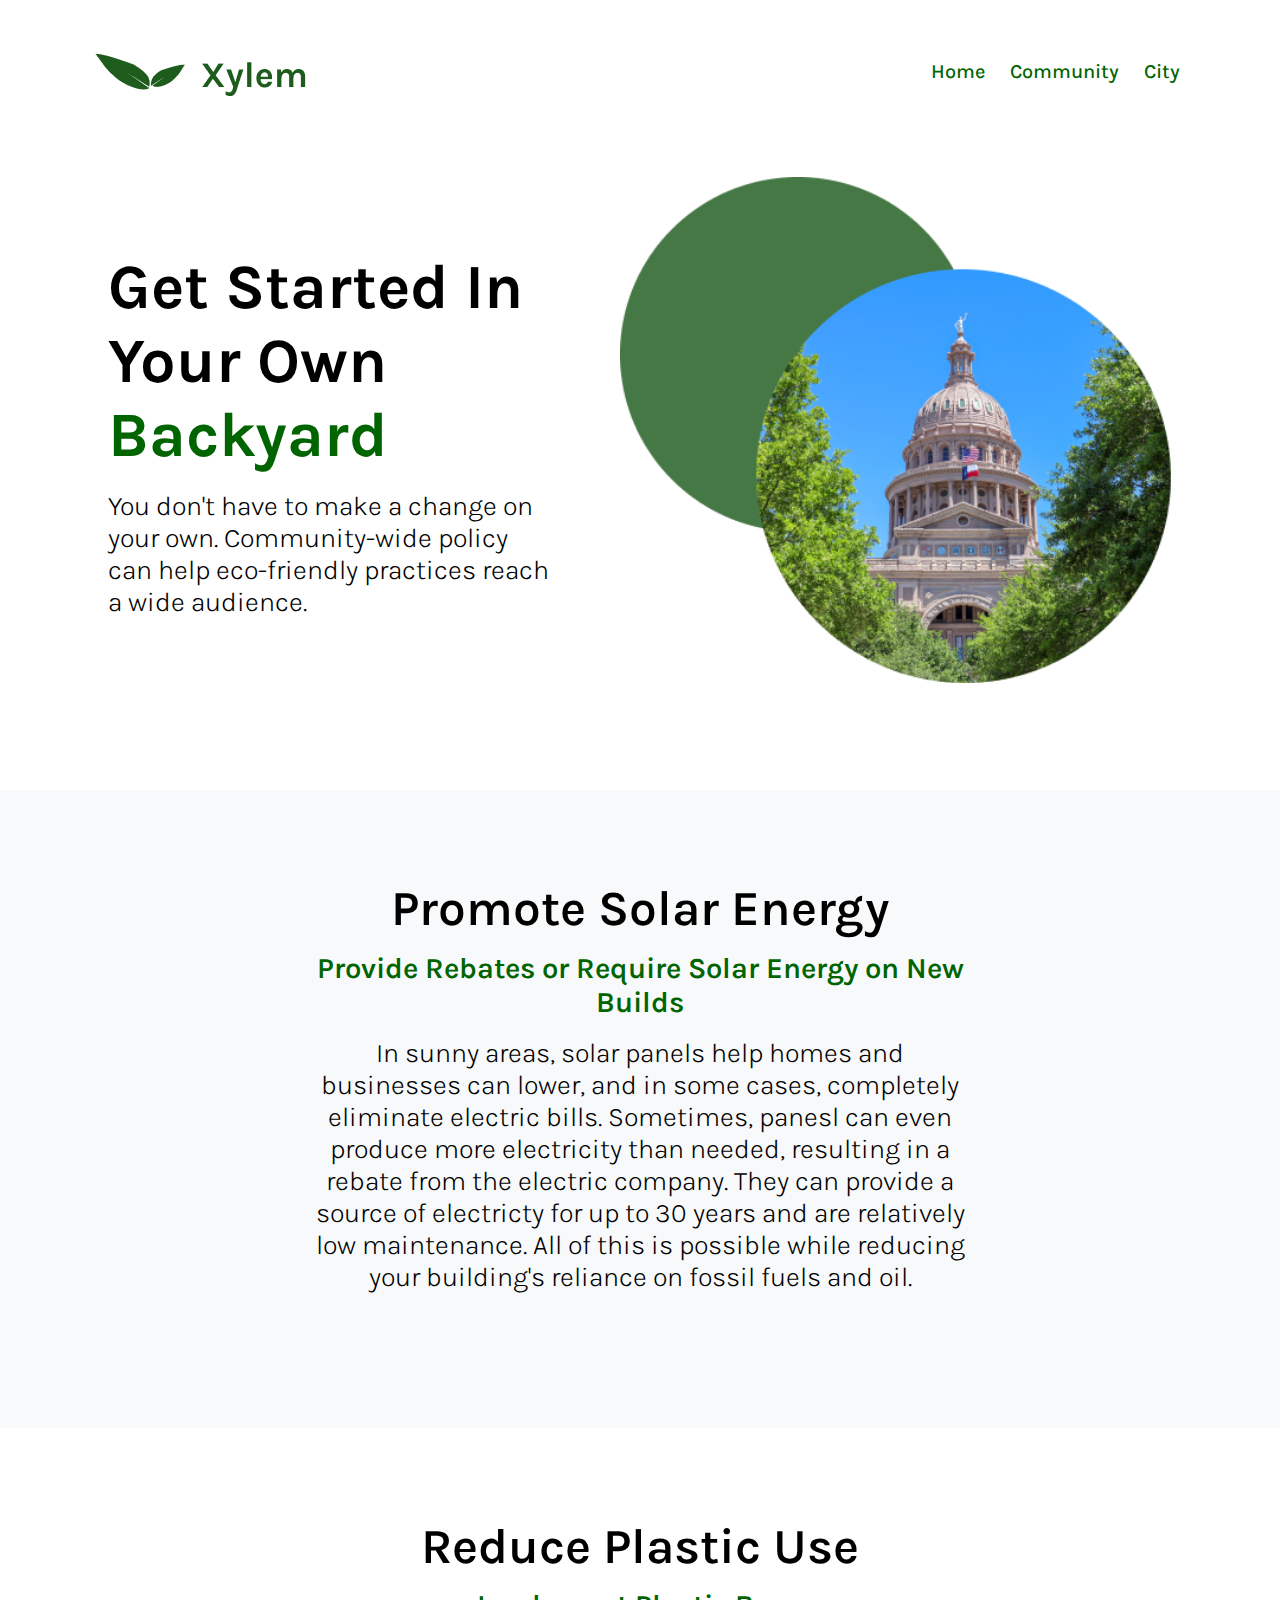
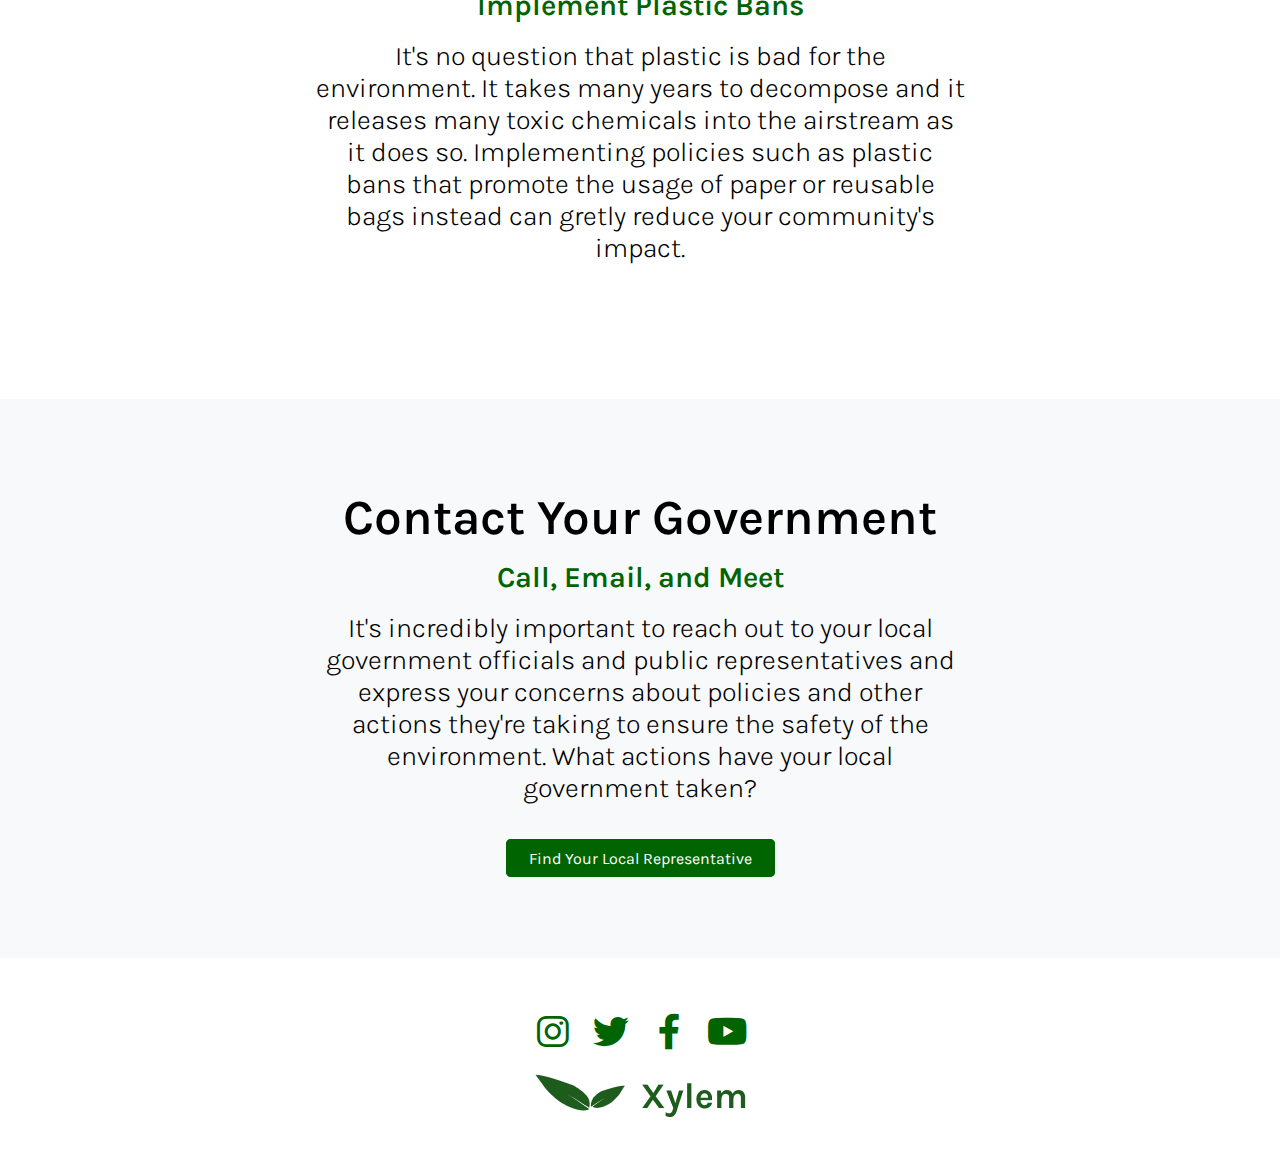
<file: city.html>
<!DOCTYPE html>
<html lang="en">
<head>
    <meta charset="UTF-8">
    <meta http-equiv="X-UA-Compatible" content="IE=edge">
    <meta name="viewport" content="width=device-width, initial-scale=1.0">
    <title>Xylem</title>
    <link rel = "stylesheet" href = "style.css">

    <link rel="stylesheet" href="https://cdnjs.cloudflare.com/ajax/libs/font-awesome/6.0.0/css/all.min.css" integrity="sha512-9usAa10IRO0HhonpyAIVpjrylPvoDwiPUiKdWk5t3PyolY1cOd4DSE0Ga+ri4AuTroPR5aQvXU9xC6qOPnzFeg==" crossorigin="anonymous" referrerpolicy="no-referrer" />
</head>
<body>
    <!-- NAVIGATION BAR -->
    <header>
        <div class = "vertical-center">
            <div>
                <a href = "index.html"><img class = "style-logo" src = "img/xylem-logo.png"></a>
            </div>
            <nav class = "style-nav">
                <ul>
                    <li><a href = "index.html#in-your-home">Home</a></li>
                    <li><a href = "index.html#in-your-community">Community</a></li>
                    <li><a href = "index.html#in-your-city">City</a></li>
                </ul>
            </nav>
        </div>
    </header>
    <main> 
        <!-- TOP BANNER -->
        <div class = "top-banner">
            <div class = "row">
                <div class = "top-banner-row">
                    <div class = "col banner-text">
                        <h1>Get Started In Your Own <span style="color: #006400">Backyard</span></h1>
                        <h3>You don't have to make a change on your own. Community-wide policy can help eco-friendly practices reach a wide audience.</h3>
                    </div>
                    <div class = "col">
                        <img class = "desk-only banner-img" src = "img/city-page/city-page-circle.png">
                    </div>
                </div>        
            </div> <!-- end of row-->
        </div>
        <div class = "row gray-section">
            <div class = "col">
                <div class = "general-box">
                    <h2>Promote Solar Energy</h2>
                    <h4>Provide Rebates or Require Solar Energy on New Builds</h4>
                    <p>In sunny areas, solar panels help homes and businesses can lower, and in some cases, completely eliminate electric bills. Sometimes, panesl can even produce more electricity than needed, resulting in a rebate from the electric company. They can provide a source of electricty for up to 30 years and are relatively low maintenance. All of this is possible while reducing your building's reliance on fossil fuels and oil.</p>
                </div>
            </div>
        </div>
        <section id = "plastic-reduction">
            <div class = "row">
                <div class = "col">
                    <div class = "general-box">
                        <h2>Reduce Plastic Use</h2>
                        <h4>Implement Plastic Bans</h4>
                        <p>It's no question that plastic is bad for the environment. It takes many years to decompose and it releases many toxic chemicals into the airstream as it does so. Implementing policies such as plastic bans that promote the usage of paper or reusable bags instead can gretly reduce your community's impact. </p>
                    </div>
                </div>
            </div>
        </section>
        <section id = "local-policy">     
            <div class = "row gray-section">
                <div class = "col">
                    <div class = "general-box">
                        <h2>Contact Your Government</h2>
                        <h4>Call, Email, and Meet</h4>
                        <p>It's incredibly important to reach out to your local government officials and public representatives and express your concerns about policies and other actions they're taking to ensure the safety of the environment. What actions have your local government taken?</p>

                        <a href = "https://house.texas.gov/members/" class = "button">Find Your Local Representative</a>
                    </div>
                </div>
            </div>
        </section>
        <section class = "footer" style = "background-color: white;">
            <div class = "social">
                <a href = "https://www.instagram.com/"><i class = "fab fa-instagram"></i></a>
                <a href = "https://www.twitter.com/"><i class = "fab fa-twitter"></i></a>
                <a href = "https://www.facebook.com/"><i class = "fab fa-facebook-f"></i></a>
                <a href = "https://www.youtube.com/"><i class = "fab fa-youtube"></i></a>
            </div>
            <div class = "footer-logo-section"> 
                <a href = "index.html"><img class = "footer-logo" src = "img/xylem-logo.png"></a>
            </div>
        </section>    
    </main>   
</body>
</html>
</file>
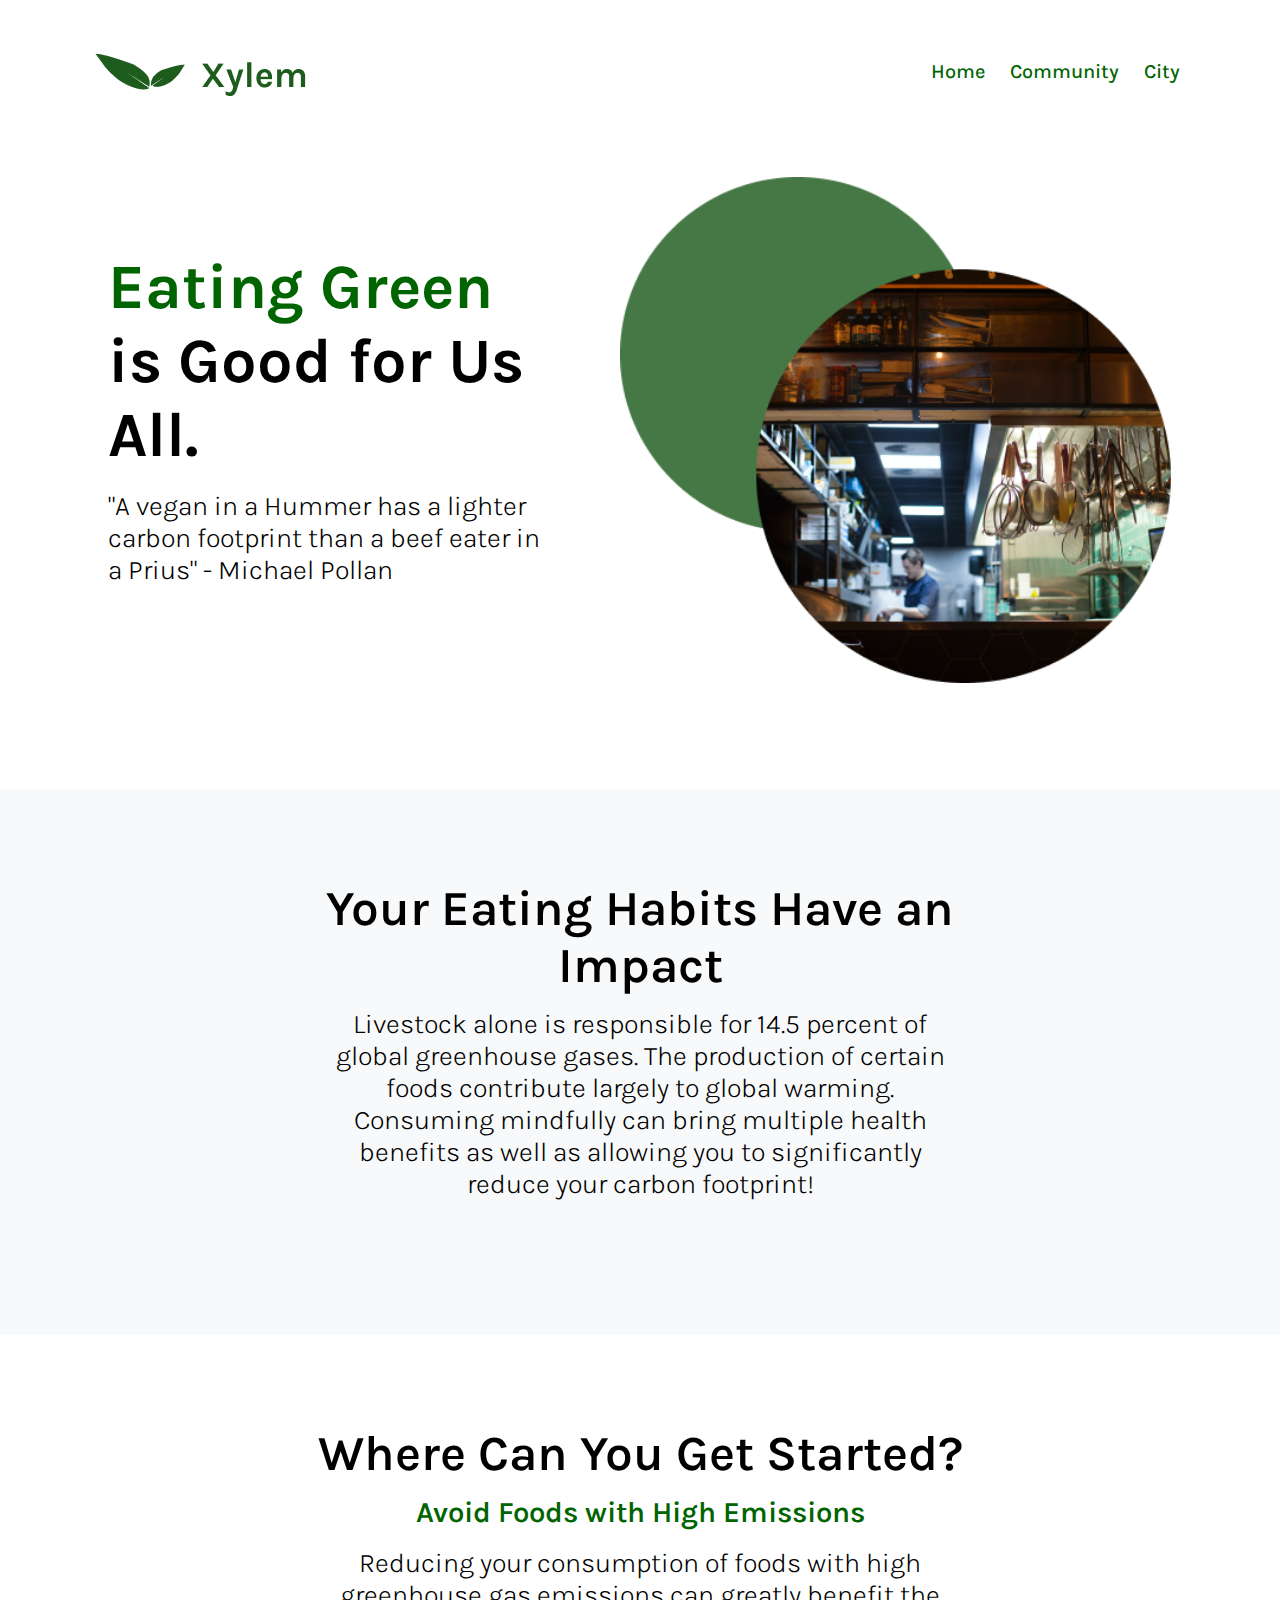
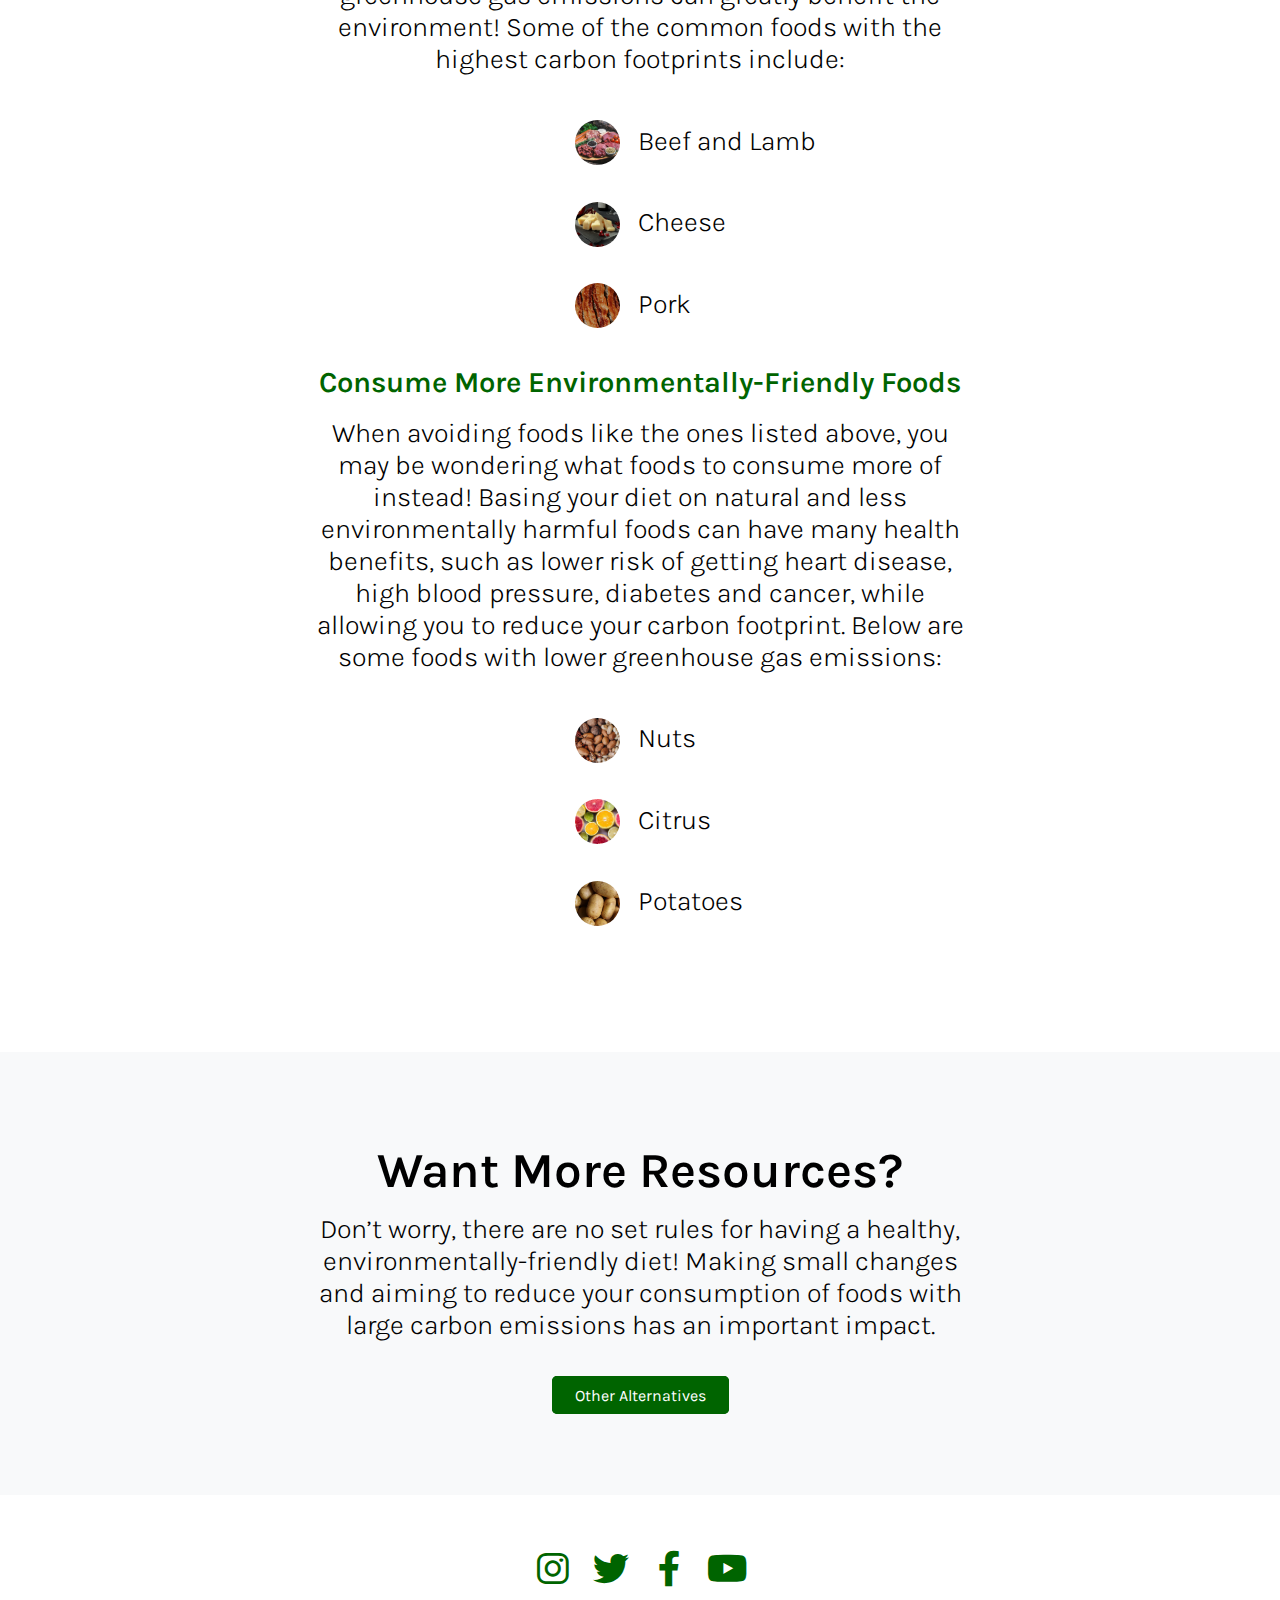
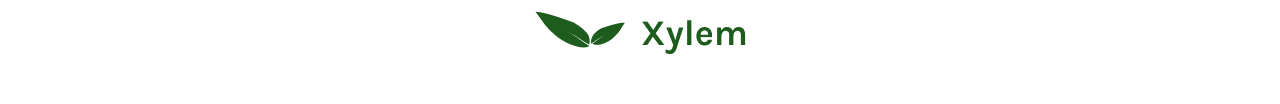
<file: groceries.html>
<!DOCTYPE html>
<html lang="en">
<head>
    <meta charset="UTF-8">
    <meta http-equiv="X-UA-Compatible" content="IE=edge">
    <meta name="viewport" content="width=device-width, initial-scale=1.0">
    <title>Xylem</title>
    <link rel = "stylesheet" href = "style.css">

    <link rel="stylesheet" href="https://cdnjs.cloudflare.com/ajax/libs/font-awesome/6.0.0/css/all.min.css" integrity="sha512-9usAa10IRO0HhonpyAIVpjrylPvoDwiPUiKdWk5t3PyolY1cOd4DSE0Ga+ri4AuTroPR5aQvXU9xC6qOPnzFeg==" crossorigin="anonymous" referrerpolicy="no-referrer" />
</head>
<body>

    <!-- NAVIGATION BAR -->

    <header>
        <div class = "vertical-center">
        
            <div>
                <a href = "index.html"><img class = "style-logo" src = "img/xylem-logo.png"></a>
            </div>
            
            
            <nav class = "style-nav">
                <ul>
                    <li><a href = "index.html#in-your-home">Home</a></li>
                    <li><a href = "index.html#in-your-community">Community</a></li>
                    <li><a href = "index.html#in-your-city">City</a></li>
                </ul>
            </nav>

        </div>

    </header>

    <main> 

        <!-- TOP BANNER -->
        <div class = "top-banner">
            <div class = "row">
                <div class = "top-banner-row">
                    
                    <div class = "col banner-text">
                        <h1><span style="color: #006400">Eating Green</span> is Good for Us All.</h1>
                        <h3>"A vegan in a Hummer has a lighter carbon footprint than a beef eater in a Prius" - Michael Pollan</h3>
                    </div>
                    
    
                    <div class = "col">
                        <img class = "desk-only banner-img" src = "img/grocery-page/grocery-page-circle.png">
                    </div>



                </div>

                


            </div> <!-- end of row-->
        </div>


        <div class = "row gray-section">
            <div class = "col">
                <div class = "general-box">
                
                    <h2>Your Eating Habits Have an Impact</h2>
                    <p>Livestock alone is responsible for 14.5 percent of global greenhouse gases. The production of certain foods contribute largely to global warming. Consuming mindfully can bring multiple health benefits as well as allowing you to significantly reduce your carbon footprint!</p>

                </div>
            </div>
        </div>


        <div class = "row">
            <div class = "col">
                <div class = "general-box">

                    <h2>Where Can You Get Started?</h2>
                    <h4>Avoid Foods with High Emissions</h4>
                    <p>Reducing your consumption of foods with high greenhouse gas emissions can greatly benefit the environment! Some of the common foods with the highest carbon footprints include:</p>


                    <div class = "entire-list">

                        <div class = "circle-list-column">


                            <div class = "circle-list-row">
                                
                                <div class = "circle-img">
                                    <img src = "img/compost-page/items/beef.jpg">
                                </div>
                
                                <div class = "circle-text">
                                    <p>Beef and Lamb</p>
                                </div>
                            
                            </div>

                            <div class = "circle-list-row">
                                
                                <div class = "circle-img">
                                    <img src = "img/compost-page/items/cheese.jpg">
                                </div>
                
                                <div class = "circle-text">
                                    <p>Cheese</p>
                                </div>
                            
                            </div>

                            <div class = "circle-list-row">
                                
                                <div class = "circle-img">
                                    <img src = "img/compost-page/items/pork.jpg">
                                </div>
                
                                <div class = "circle-text">
                                    <p>Pork</p>
                                </div>
                            
                            </div>


                        </div> <!-- end of circle list column -->
                    </div>



                    <h4>Consume More Environmentally-Friendly Foods</h4>
                    <p>When avoiding foods like the ones listed above, you may be wondering what foods to consume more of instead! Basing your diet on natural and less environmentally harmful foods can have many health benefits, such as lower risk of getting heart disease, high blood pressure, diabetes and cancer, while allowing you to reduce your carbon footprint. Below are some foods with lower greenhouse gas emissions:</p>

                    <div class = "entire-list">

                        <div class = "circle-list-column">


                            <div class = "circle-list-row">
                                
                                <div class = "circle-img">
                                    <img src = "img/compost-page/items/nuts.jpg">
                                </div>
                
                                <div class = "circle-text">
                                    <p>Nuts</p>
                                </div>
                            
                            </div>

                            <div class = "circle-list-row">
                                
                                <div class = "circle-img">
                                    <img src = "img/compost-page/items/citrus.jpg">
                                </div>
                
                                <div class = "circle-text">
                                    <p>Citrus</p>
                                </div>
                            
                            </div>

                            <div class = "circle-list-row">
                                
                                <div class = "circle-img">
                                    <img src = "img/compost-page/items/potatoes.jpg">
                                </div>
                
                                <div class = "circle-text">
                                    <p>Potatoes</p>
                                </div>
                            
                            </div>


                        </div> <!-- end of circle list column -->
                    </div>


                </div>
            </div>
        </div>


        <div class = "row gray-section">
            <div class = "col">
                <div class = "general-box">

                    <h2>Want More Resources?</h2>
                    <p>Don’t worry, there are no set rules for having a healthy, environmentally-friendly diet! Making small changes and aiming to reduce your consumption of foods with large carbon emissions has an important impact.</p>

                    <a href = "https://www.greeneatz.com/foods-carbon-footprint.html" class = "button">Other Alternatives</a>


                

                </div>
            </div>
        </div>

        <section class = "footer" style = "background-color: white;">
            <div class = "social">
                <a href = "https://www.instagram.com/"><i class = "fab fa-instagram"></i></a>
                <a href = "https://www.twitter.com/"><i class = "fab fa-twitter"></i></a>
                <a href = "https://www.facebook.com/"><i class = "fab fa-facebook-f"></i></a>
                <a href = "https://www.youtube.com/"><i class = "fab fa-youtube"></i></a>
            </div>

            <div class = "footer-logo-section"> 
                <a href = "index.html"><img class = "footer-logo" src = "img/xylem-logo.png"></a>
            </div>
    </section>
    </main>
</body>
</html>
</file>
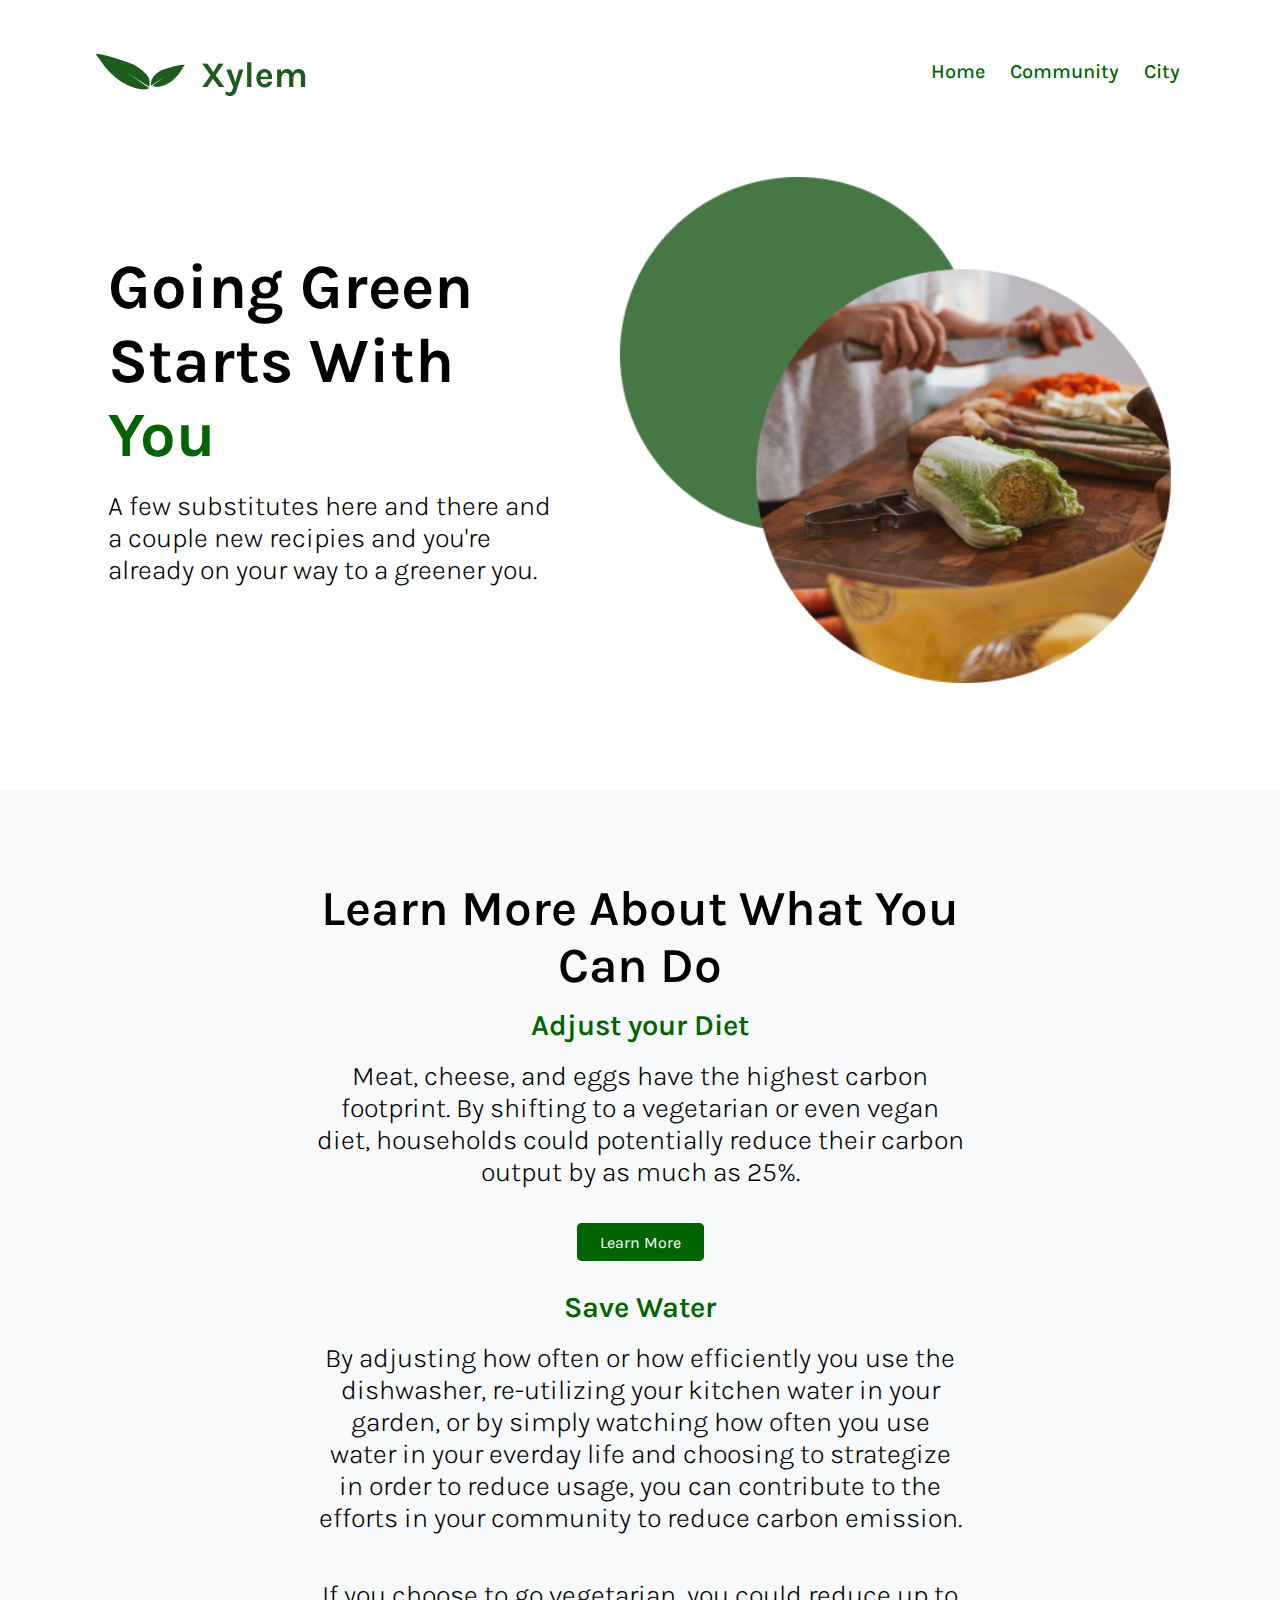
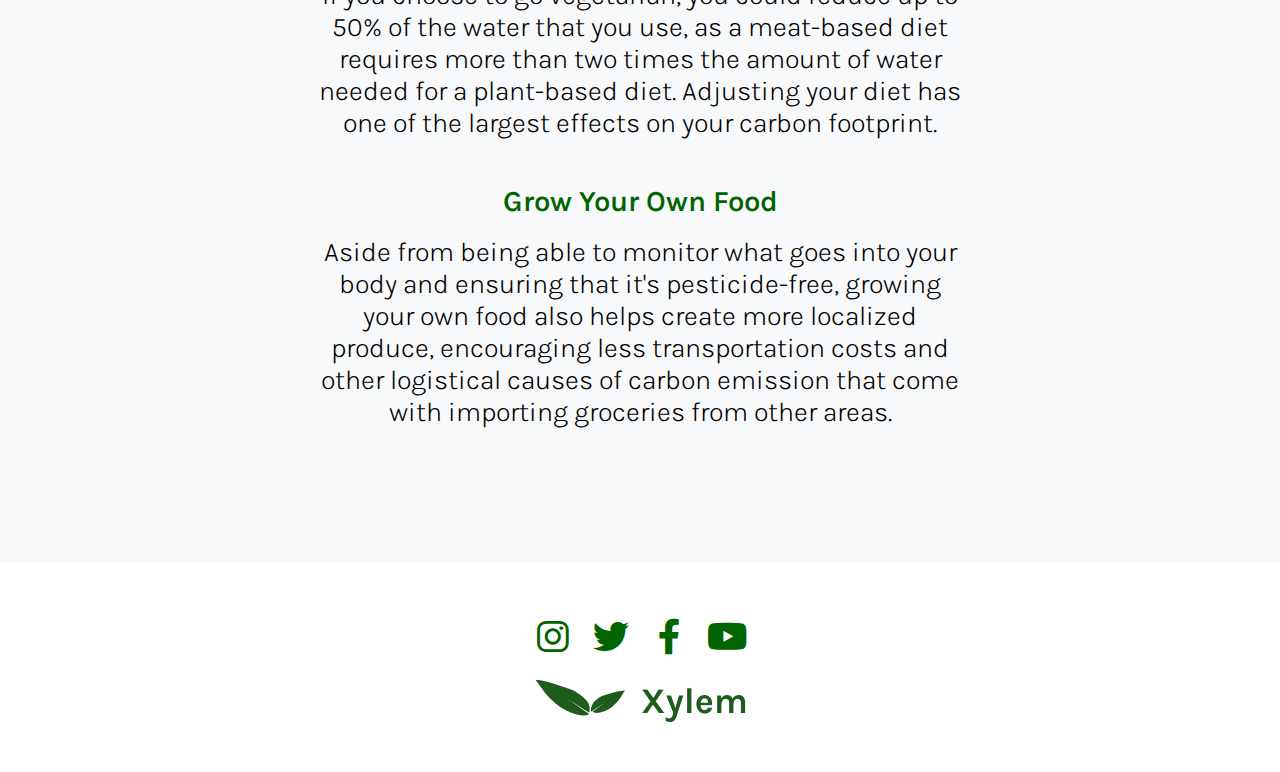
<file: kitchen.html>
<!DOCTYPE html>
<html lang="en">
<head>
    <meta charset="UTF-8">
    <meta http-equiv="X-UA-Compatible" content="IE=edge">
    <meta name="viewport" content="width=device-width, initial-scale=1.0">
    <title>Xylem</title>
    <link rel = "stylesheet" href = "style.css">
    <link rel="stylesheet" href="https://cdnjs.cloudflare.com/ajax/libs/font-awesome/6.0.0/css/all.min.css" integrity="sha512-9usAa10IRO0HhonpyAIVpjrylPvoDwiPUiKdWk5t3PyolY1cOd4DSE0Ga+ri4AuTroPR5aQvXU9xC6qOPnzFeg==" crossorigin="anonymous" referrerpolicy="no-referrer" />
</head>
<body>

    <!-- NAVIGATION BAR -->

    <header>
        <div class = "vertical-center">
        
            <div>
                <a href = "index.html"><img class = "style-logo" src = "img/xylem-logo.png"></a>
            </div>
            
            
            <nav class = "style-nav">
                <ul>
                    <li><a href = "index.html#in-your-home">Home</a></li>
                    <li><a href = "index.html#in-your-community">Community</a></li>
                    <li><a href = "index.html#in-your-city">City</a></li>
                </ul>
            </nav>

        </div>

    </header>

    <main> 

        <!-- TOP BANNER -->
        <div class = "top-banner">
            <div class = "row">

                <div class = "top-banner-row">
                    
                    <div class = "col banner-text">
                        <h1>Going Green Starts With <span style="color: #006400">You</span></h1>
                        <h3>A few substitutes here and there and a couple new recipies and you're already on your way to a greener you.</h3>
                    </div>
                    
    
                    <div class = "col">
                        <img class = "desk-only banner-img" src = "img/kitchen-page/greens-circle.png">
                    </div>



                </div>

                


            </div> <!-- end of row-->
        </div>


        <div class = "row gray-section">
            <div class = "col">
                <div class = "general-box">

                    <h2>Learn More About What You Can Do</h2>
                    <h4>Adjust your Diet</h4>
                    <p>Meat, cheese, and eggs have the highest carbon footprint. By shifting to a vegetarian or even vegan diet, households could potentially reduce their carbon output by as much as 25%.</p>

                    <a href = "https://www.visualcapitalist.com/visualising-the-greenhouse-gas-impact-of-each-food/" class = "button">Learn More</a>
                    <br>
                    <br>
                    <br>

                    <h4>Save Water</h4>
                    <p>By adjusting how often or how efficiently you use the dishwasher, re-utilizing your kitchen water in your garden, or by simply watching how often you use water in your everday life and choosing to strategize in order to reduce usage, you can contribute to the efforts in your community to reduce carbon emission.</p>

                    <p>If you choose to go vegetarian, you could reduce up to 50% of the water that you use, as a meat-based diet requires more than two times the amount of water needed for a plant-based diet. Adjusting your diet has one of the largest effects on your carbon footprint.</p>

                    <h4>Grow Your Own Food</h4>
                    <p>Aside from being able to monitor what goes into your body and ensuring that it's pesticide-free, growing your own food also helps create more localized produce, encouraging less transportation costs and other logistical causes of carbon emission that come with importing groceries from other areas.</p>


                </div>
            </div>
        </div>

        <section class = "footer" style = "background-color: white;">
            <div class = "social">
                <a href = "https://www.instagram.com/"><i class = "fab fa-instagram"></i></a>
                <a href = "https://www.twitter.com/"><i class = "fab fa-twitter"></i></a>
                <a href = "https://www.facebook.com/"><i class = "fab fa-facebook-f"></i></a>
                <a href = "https://www.youtube.com/"><i class = "fab fa-youtube"></i></a>
            </div>

            <div class = "footer-logo-section"> 
                <a href = "index.html"><img class = "footer-logo" src = "img/xylem-logo.png"></a>
            </div>
    </section>
    </main>
</body>
</html>
</file>
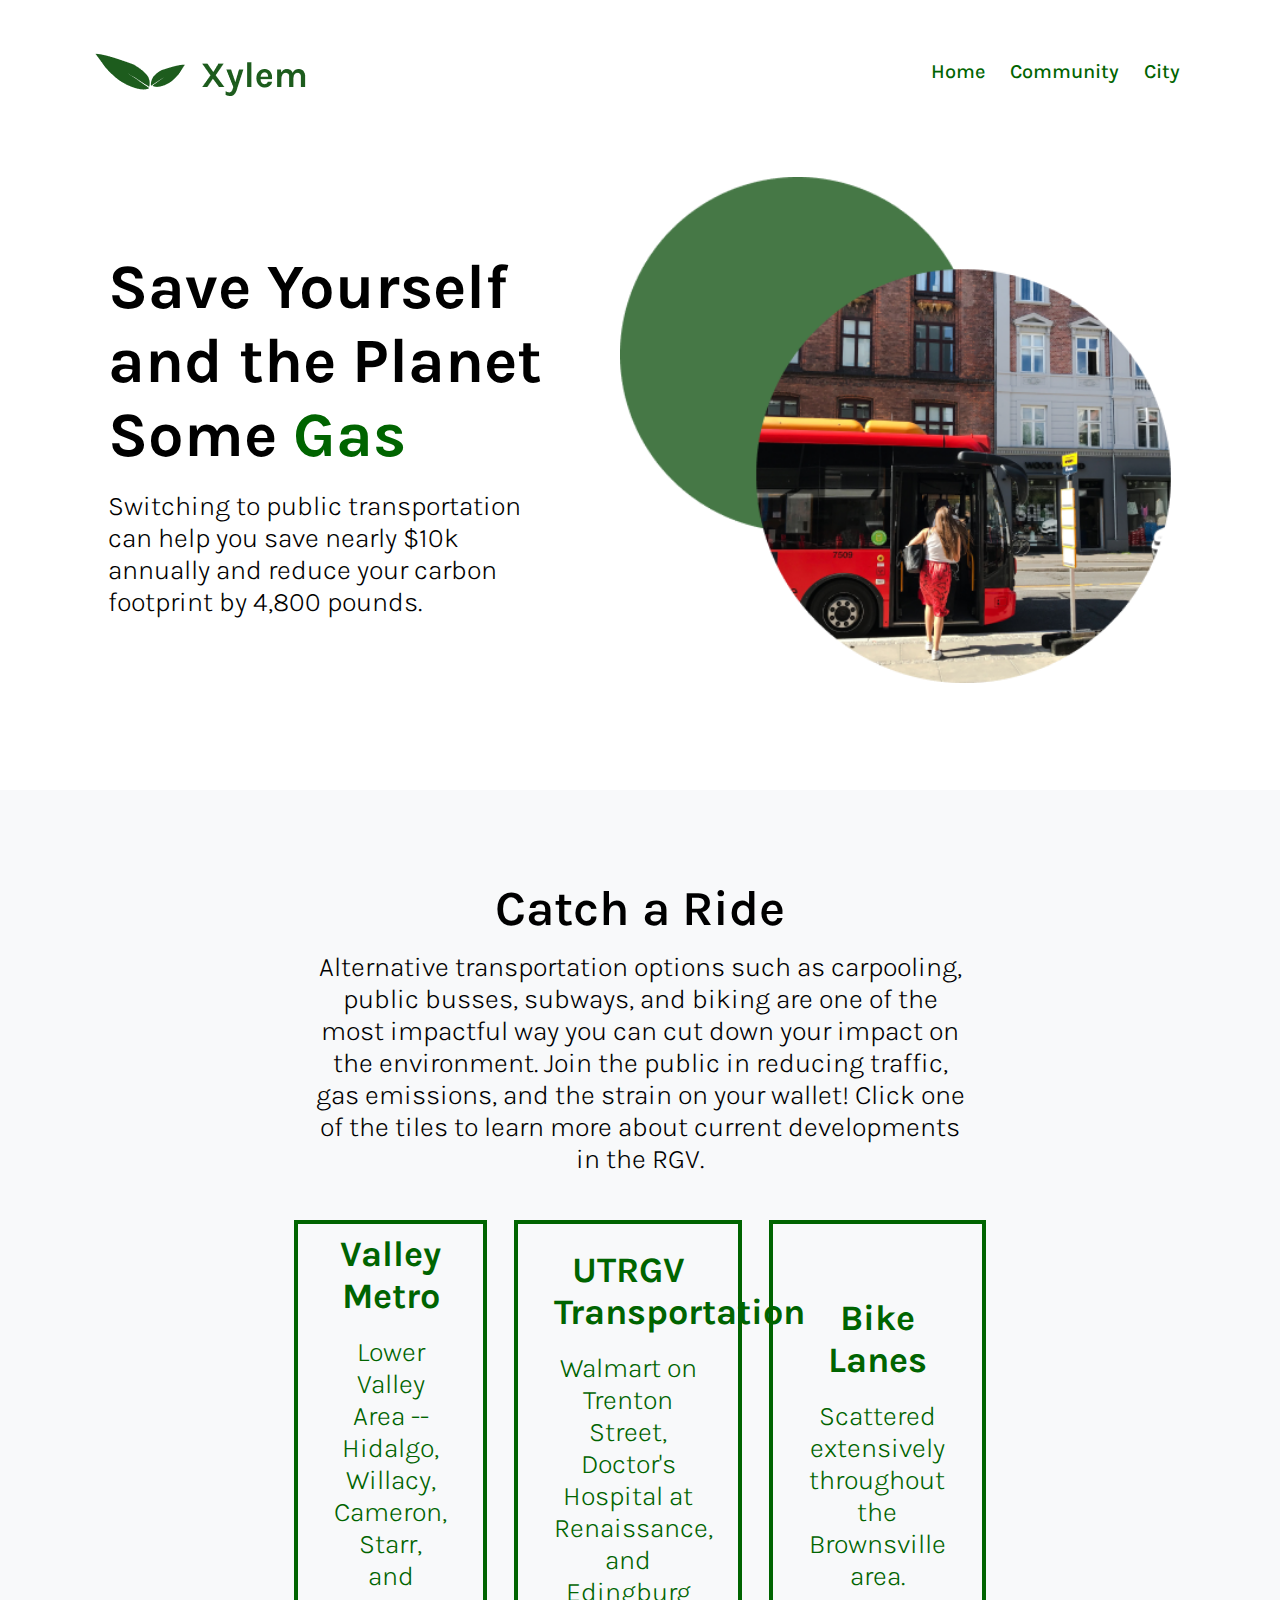
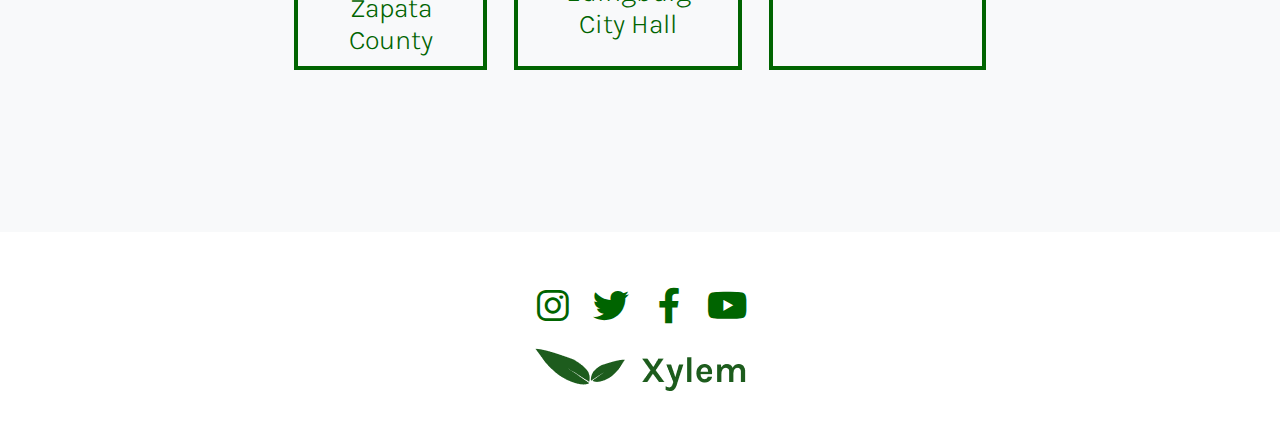
<file: transport.html>
<!DOCTYPE html>
<html lang="en">
<head>
    <meta charset="UTF-8">
    <meta http-equiv="X-UA-Compatible" content="IE=edge">
    <meta name="viewport" content="width=device-width, initial-scale=1.0">
    <title>Xylem</title>
    <link rel = "stylesheet" href = "style.css">
    <link rel="stylesheet" href="https://cdnjs.cloudflare.com/ajax/libs/font-awesome/6.0.0/css/all.min.css" integrity="sha512-9usAa10IRO0HhonpyAIVpjrylPvoDwiPUiKdWk5t3PyolY1cOd4DSE0Ga+ri4AuTroPR5aQvXU9xC6qOPnzFeg==" crossorigin="anonymous" referrerpolicy="no-referrer" />
</head>
<body>

    <!-- NAVIGATION BAR -->

    <header>
        <div class = "vertical-center">
        
            <div>
                <a href = "index.html"><img class = "style-logo" src = "img/xylem-logo.png"></a>
            </div>
            
            
            <nav class = "style-nav">
                <ul>
                    <li><a href = "index.html#in-your-home">Home</a></li>
                    <li><a href = "index.html#in-your-community">Community</a></li>
                    <li><a href = "index.html#in-your-city">City</a></li>
                </ul>
            </nav>

        </div>

    </header>

    <main> 

        <!-- TOP BANNER -->
        <div class = "top-banner">
            <div class = "row">

                <div class = "top-banner-row">
                    
                    <div class = "col banner-text">
                        <h1>Save Yourself and the Planet Some <span style="color: #006400">Gas</span></h1>
                        <h3>Switching to public transportation can help you save nearly $10k annually and reduce your carbon footprint by 4,800 pounds.</h3>
                    </div>
                    
    
                    <div class = "col">
                        <img class = "desk-only banner-img" src = "img/transport-page/transport-page-circ.png">
                    </div>


                </div>



            </div> <!-- end of row-->
        </div>

        <div class = "row gray-section">
            <div class = "col">
                <div class = "general-box">
                
                    <h2>Catch a Ride</h2>

                    <p>Alternative transportation options such as carpooling, public busses, subways, and biking are one of the most impactful way you can cut down your impact on the environment. Join the public in reducing traffic, gas emissions, and the strain on your wallet! Click one of the tiles to learn more about current developments in the RGV.</p>


                    <div class = "box-row regular-box">

                        <div class = "g-hover-container">
                            <a href="http://www.lrgvdc.org/valleymetro.html" target="_blank"><div class = "fun-fact-overlay">
                                <h1>Valley Metro</h1>
                                <br>
                                <p>Lower Valley Area -- Hidalgo, Willacy, Cameron, Starr, and Zapata County</p>
                            </div></a>
                        </div>
            
                        <div class = "g-hover-container">
                            <a href="https://cityofedinburg.com/residents/bus_service.php" target="_blank"><div class = "fun-fact-overlay">
                                <h1>UTRGV Transportation</h1>
                                <br>
                                <p>Walmart on Trenton Street, Doctor's Hospital at Renaissance, and Edingburg City Hall</p>
                            </div></a>
                        </div>


                        <div class = "g-hover-container">
                            <a href="https://www.brownsvilletx.gov/539/Bike-Brownsville" target="_blank"><div class = "fun-fact-overlay">
                                <h1>Bike Lanes</h1>
                                <br>
                                <p>Scattered extensively throughout the Brownsville area.</p>
                            </div></a>
                        </div>
                        
            
                     
                    </div>

                </div>
            </div>
        </div>


        <section class = "footer" style = "background-color: white;">
            <div class = "social">
                <a href = "https://www.instagram.com/"><i class = "fab fa-instagram"></i></a>
                <a href = "https://www.twitter.com/"><i class = "fab fa-twitter"></i></a>
                <a href = "https://www.facebook.com/"><i class = "fab fa-facebook-f"></i></a>
                <a href = "https://www.youtube.com/"><i class = "fab fa-youtube"></i></a>
            </div>

            <div class = "footer-logo-section"> 
                <a href = "index.html"><img class = "footer-logo" src = "img/xylem-logo.png"></a>
            </div>
    </section>
    </main>
</body>
</html>
</file>
<file: style.css>
@import url('https://fonts.googleapis.com/css2?family=Karla:ital,wght@0,200;0,300;0,400;0,500;0,600;0,700;0,800;1,200;1,300;1,400;1,500;1,600;1,700;1,800&display=swap');

/* ZEROING CODE -- ensures consistency across browsers */ 

html, html * {
    padding: 0;
    margin: 0;
    box-sizing: border-box;
    font-family: 'Karla', 'Helvetica Neue',  'Helvetica', 'Arial', sans-serif;
}

/* FOR BIG TITLES -- ex The Valley's Sweetest Conference */
h1 {
    font-weight: 700;
    font-size: 7vh;
    margin-bottom: 2vh;



}

/* FOR SECTION HEADERS -- ex Featured Bakeries*/
h2 {
    font-weight: 600;
    font-size: 5.5vh;
    margin-bottom: 2vh;
  
}

/* FOR SECTION DESCRIPTIONS */
h3 {
    font-weight: 300;
    font-size: 3.25vh;
    margin-bottom: 5vh;
}

h4 {

    font-weight: 600;
    font-size: 3.25vh;
    margin-bottom: 2vh;
    color: #006400;

}


p {
    font-weight: 300;
    font-size: 3vh;
    margin-bottom: 5vh;
}




.button {
    border: 5px #006400 solid;
    background-color: #006400;
    color: white;
    /* padding: 8px 30px; */
    padding: .5vh 2vh;
    
    border-radius: 5px;
    text-decoration:none;
    
    margin-bottom: 5vh;
    /* margin: 2vh; */

}




.desk-only {
    /* hides the images on mobile version */
    display: none;
} 

.gray-section {
    background-color: #f8f9fa;
   
}


/* NAVIGATION BAR */

header {
    font-size: 20px;
    padding: 5vh;
}



/* - mobile version */
.style-logo {
    /* center the logo */
    margin-left: auto;
    margin-right: auto;
    display: block;

}

.footer-logo-section {
    display:flex;
    justify-content: center;
    margin-bottom: 0;

}

.footer-logo {
 
    width: 100%;
    /* justify-content: center; */
}


.style-nav ul {
    list-style-type: none;

}

.style-nav ul li a {
    text-decoration: none;
    color: #006400;
    text-align: center;
    display: block;
    padding: 10px;
    font-weight: 500;
}

/* -- this helps set up the grid view */
.row:before, .row:after {
    content: "";
    display: table;
}

.row:after {
    clear: both;
}


/* FOR ALL OF THE DIFFERENT SECTIONS */
/* -- for the top banner */
.top-banner {
    background-color: white;
    background-size: cover;
    /* padding: top right bottom left */ 
    /* padding: 20px 30px 50px 30px; */
    padding: 2vh 5vh 10vh 5vh;
    /* figure out how to decrease line height on mobile*/ 
    text-align: center;
}

.countdown-box {
    color: black;
    /* padding: 30px 20px 60px; */
    /* padding: 3vh 3vh 6vh 3vh; */

    padding: 15vh 5vh 15vh 5vh;
    text-align: center;
}

/* GENERAL SECTION SIZING */ 
.general-box {
    padding: 10vh 5vh 10vh 5vh;
    text-align: center;
}


.general-box h1 {
    font-size: 3vh;
    margin-bottom: 1vh;
}

.general-box h2 {
    margin-bottom: 1.5vh;

}


/* GREEN HOVER BOXES */


.g-hover-img {
    display: block;
    width: 100%;   /* ensures that the image takes up its full given space */
    height: 100%;
    object-fit: cover;
}


.g-hover-container a {
    /* position: relative;  */
    text-decoration: none;
    color: inherit;
}

.g-hover-container p {
    margin-bottom: 0;
    color: #006400;
}

.fun-fact-overlay {
    border: #006400 4px solid;
    width: 100%;
    margin-bottom: 5vh;
    padding: 4vh;
    text-align: center;
 
   
}

.fun-fact-overlay:hover {
    background-color: #006400;
}

.fun-fact-overlay h1 {
    font-weight: 700;
    font-size: 7vh;
    color: #006400;
    margin-top: 0;
    margin-bottom: 0;

}

.fun-fact-overlay:hover h1 {
    color: white;
}

.fun-fact-overlay:hover p {
    color: white; 
}


/* ITEM-HOVER */ 

.item-hover-container {

    position: relative;
    width: 100%;
    height: 40vh;
    margin-bottom: 3vh;

}

.item-hover-container p {
    margin-bottom: 0;
    margin-right: 3vh;
    margin-left: 3vh;
    margin-top: 0;

}

.item-hover-img {

    display: block;
    width: 100%;
    height: 100%;
    object-fit: cover;


}

.item-hover-overlay {

    position: absolute;
    top: 0;
    left: 0;
    width: 100%;
    height: 100%;
    background: rgb(43, 97, 43, 0.5);
    color: white;
    display: flex;
    flex-direction: column;
    align-items: center;
    justify-content: center;
    opacity: 1;
    /* opacity: 0; */

}

.regular-box h1 {
    font-size: 4vh;
}




/* CIRCLE LIST ITEMS */

.entire-list {
    display: flex;
    margin-left: 5vh;


    /* align-items: center;
    justify-content: center; */
}

.circle-list-column {
    display: flex;
    flex-direction: column;
    justify-content: center;

    align-items: left;


}

.circle-list-row {

    display: flex;
    flex-direction: row;
    /* justify-content: center; */
    

}

.circle-img img {
    border-radius: 50%;
    width: 5vh;
    height: 5vh;
    object-fit: cover;

}

.circle-text {
    display: flex;
    margin-top: .5vh;
    margin-left: 2vh;
    text-align: left;

}

.footer {
    padding: 5vh 0;
    background-color: white;
}

.footer .social {
    margin-top: 1vh;
    text-align: center;
    padding-bottom: 0vh;
    color: #006400;
}

.footer .social a {
    margin-top: 0vh;
    font-size: 4vh;
    color: inherit; 
    width: 6vh;
    height: 6vh;
    
    display: inline-block;
    text-align: center;

    border-radius: 50%;
    gap: 5vh;
    opacity: 1;

}

.footer .social a:hover {
    opacity: 0.75;
}


.footer ul {
    margin-top: 0;
    padding: 0;
    list-style: none;
    font-size: 2.5vh;
    margin-bottom: 0;
    text-align: center;

}

.footer ul a {
    color: #006400;
    text-decoration: none;
    opacity: 1;

}

.footer ul a:hover {
    opacity: 0.75;

}

.footer ul li {
    display: inline-block;
}


/* - tablet version */
/* break point; only add anything that's new or that is overriding the previous verison */
@media (min-width: 768px) { 
    
    .style-nav ul li {
        /* show in one line rather than stacked */ 
        display: inline-block 
    }

    .style-nav ul {
        text-align: center;
    }

    .mobile-only {
        display:none;
    }

}

/* - desktop version */

@media (min-width: 1024px) {

    .style-logo {
        /* moves the image to the left */
        float: left;
    }

    .style-nav {
        float: right;
        font-size: 20px;
    }

    .vertical-center {
        display: flex;
        justify-content: space-between;
        align-items: center;
    }

    header {
        padding-left: 10vh;
        padding-right: 10vh;
    }

    .desk-only {
        display:block;
    }


    .general-box {
        padding: 10vh 35vh 10vh 35vh;
    }

    /*FAST FACTS BOX*/
    .box-row {
        display: flex;
        justify-content: center;
        gap: 3vh;
        align-content: stretch;

        margin-bottom: 3vh;
        

    }

    .g-hover-container {
        width: 35%;
    }

    .fun-fact-overlay {
        border: #006400 .5vh solid;
        width: 100%;

        height: 50vh;
        text-align: center;
        display: flex;
        flex-direction: column;
        justify-content: center;

    }

    .g-hover-container p {
        font-size: 3vh;
    }

    h3 {
        font-size: 3.5vh;
    }
    
    p {
        font-size: 3vh;
    }
    


    /* ITEM-SECTION */
    .item-hover-container {
        width: 35%;
        margin-bottom: 0;
    }

    iframe {
        height: 70vh;

    }

    .item-hover-overlay {
        opacity: 0;
    }

    .item-hover-overlay:hover {
        opacity: 1;
    }



    /* TOP HEADING ROW */

    .banner-img {
        float:right;

        width: 100%;
        height: 100%;
        object-fit: contain;

    }



    .banner-text{

        float: left;
        text-align: left;
        width: 45%;
        height: 100%;
        margin-top: 10vh;


    }

    .banner-text h3 {
        font-size: 3vh;
    }
    
    .top-banner-row {
        display: flex;
        justify-content: space-between;
        gap: 7vh;
        height: 60vh;

        padding: 0vh 7vh 0vh 7vh;



    }

    .entire-list {
        margin-left: 40%;
    }

} /* END OF DESKTOP VERSION */
</file>
